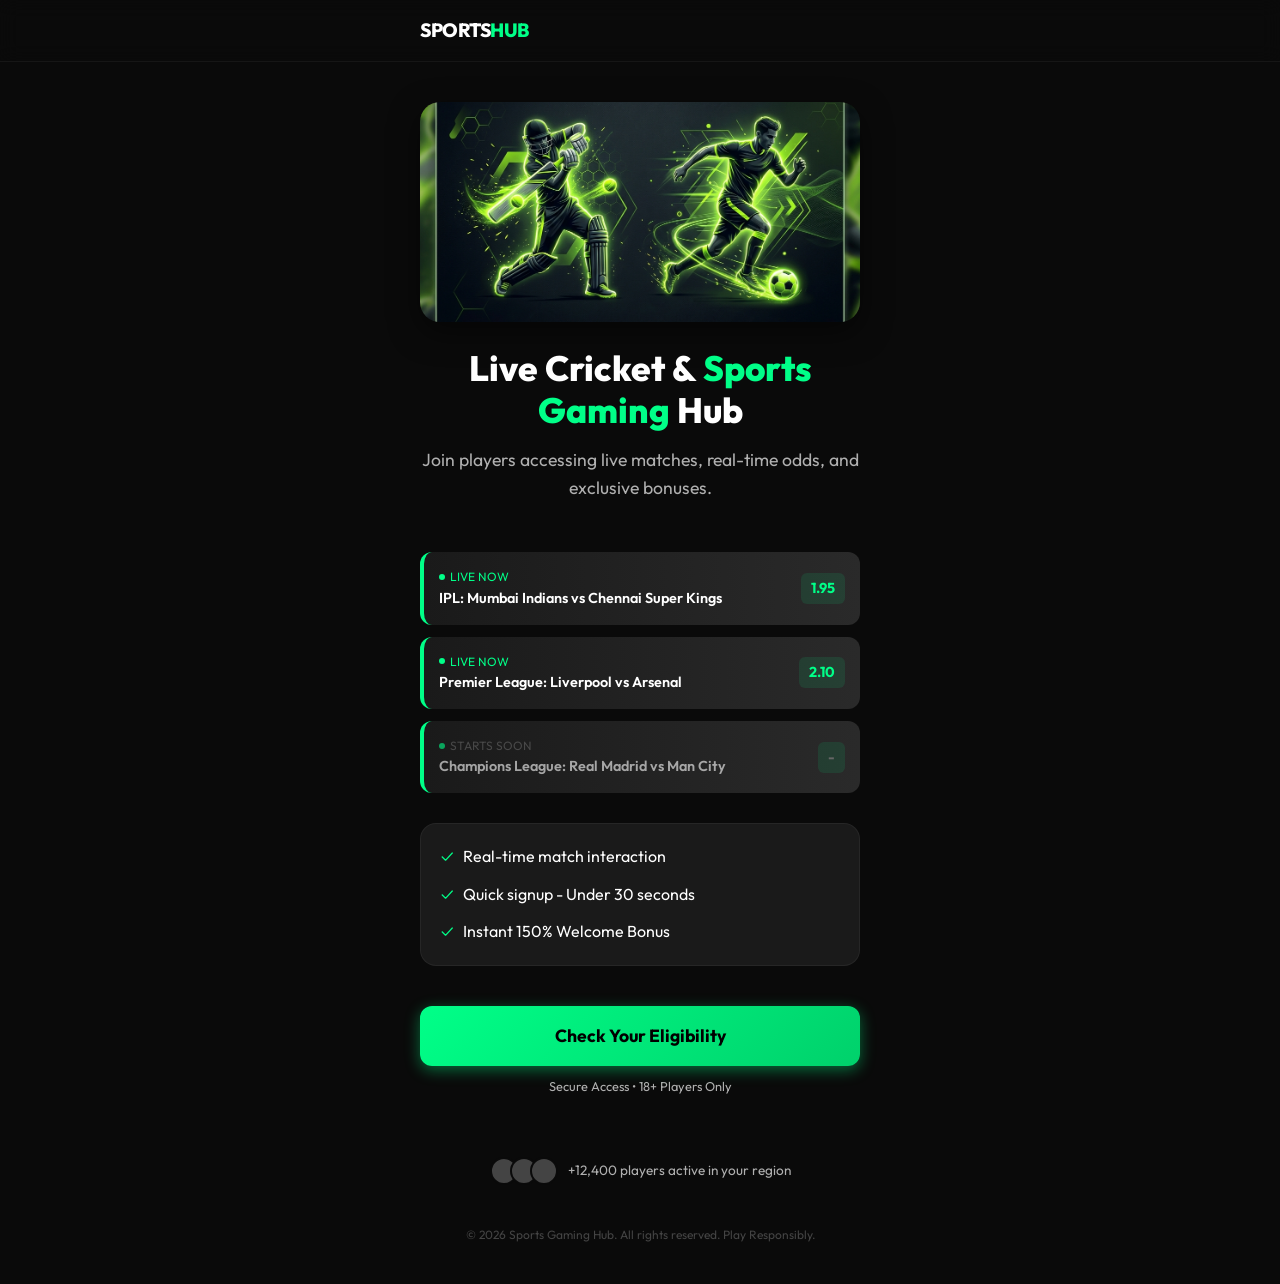
<file: index.html>
<!DOCTYPE html>
<html lang="en">
<head>
    <meta charset="UTF-8">
    <meta name="viewport" content="width=device-width, initial-scale=1.0, maximum-scale=1.0, user-scalable=no">
    <title>Live Cricket & Sports Gaming Hub - Exclusive Mobile Access</title>
    <link rel="stylesheet" href="style.css">
</head>
<body>

    <header class="top-header">
        <div class="container">
            <div class="logo-text">SPORTS<span>HUB</span></div>
        </div>
    </header>

    <main class="container">
        <section class="hero">
            <div class="hero-img-container">
                <img src="assets/hero.png" alt="Live Sports Gaming">
            </div>
            <h1 class="headline">Live Cricket & <span>Sports Gaming</span> Hub</h1>
            <p class="subheadline">Join players accessing live matches, real-time odds, and exclusive bonuses.</p>
        </section>

        <section class="live-matches">
            <div class="match-card">
                <div class="match-info">
                    <div class="match-status">LIVE NOW</div>
                    <div class="match-title">IPL: Mumbai Indians vs Chennai Super Kings</div>
                </div>
                <div class="match-odds">1.95</div>
            </div>
            <div class="match-card">
                <div class="match-info">
                    <div class="match-status">LIVE NOW</div>
                    <div class="match-title">Premier League: Liverpool vs Arsenal</div>
                </div>
                <div class="match-odds">2.10</div>
            </div>
            <div class="match-card">
                <div class="match-info" style="opacity: 0.6;">
                    <div class="match-status" style="color: #666; animation: none;">STARTS SOON</div>
                    <div class="match-title">Champions League: Real Madrid vs Man City</div>
                </div>
                <div class="match-odds" style="color: #666;">-</div>
            </div>
        </section>

        <section class="value-props" style="margin-top: 30px;">
            <div class="card">
                <ul style="list-style: none;">
                    <li style="margin-bottom: 12px; display: flex; align-items: center; gap: 10px;">
                        <span style="color: var(--accent-color);">✓</span> Real-time match interaction
                    </li>
                    <li style="margin-bottom: 12px; display: flex; align-items: center; gap: 10px;">
                        <span style="color: var(--accent-color);">✓</span> Quick signup - Under 30 seconds
                    </li>
                    <li style="margin-bottom: 0px; display: flex; align-items: center; gap: 10px;">
                        <span style="color: var(--accent-color);">✓</span> Instant 150% Welcome Bonus
                    </li>
                </ul>
            </div>
        </section>

        <section class="cta-container" style="padding: 20px 0;">
            <a href="quiz.html" class="btn btn-primary pulse">Check Your Eligibility</a>
            <p style="text-align: center; font-size: 0.8rem; color: var(--text-secondary); margin-top: 10px;">
                Secure Access • 18+ Players Only
            </p>
        </section>

        <section class="social-proof">
            <div class="user-avatars">
                <div class="avatar"></div>
                <div class="avatar"></div>
                <div class="avatar"></div>
            </div>
            <span>+12,400 players active in your region</span>
        </section>
    </main>

    <footer style="padding: 40px 0; text-align: center; font-size: 0.75rem; color: #444;">
        &copy; 2026 Sports Gaming Hub. All rights reserved. Play Responsibly.
    </footer>

    <script src="main.js"></script>
</body>
</html>
</file>
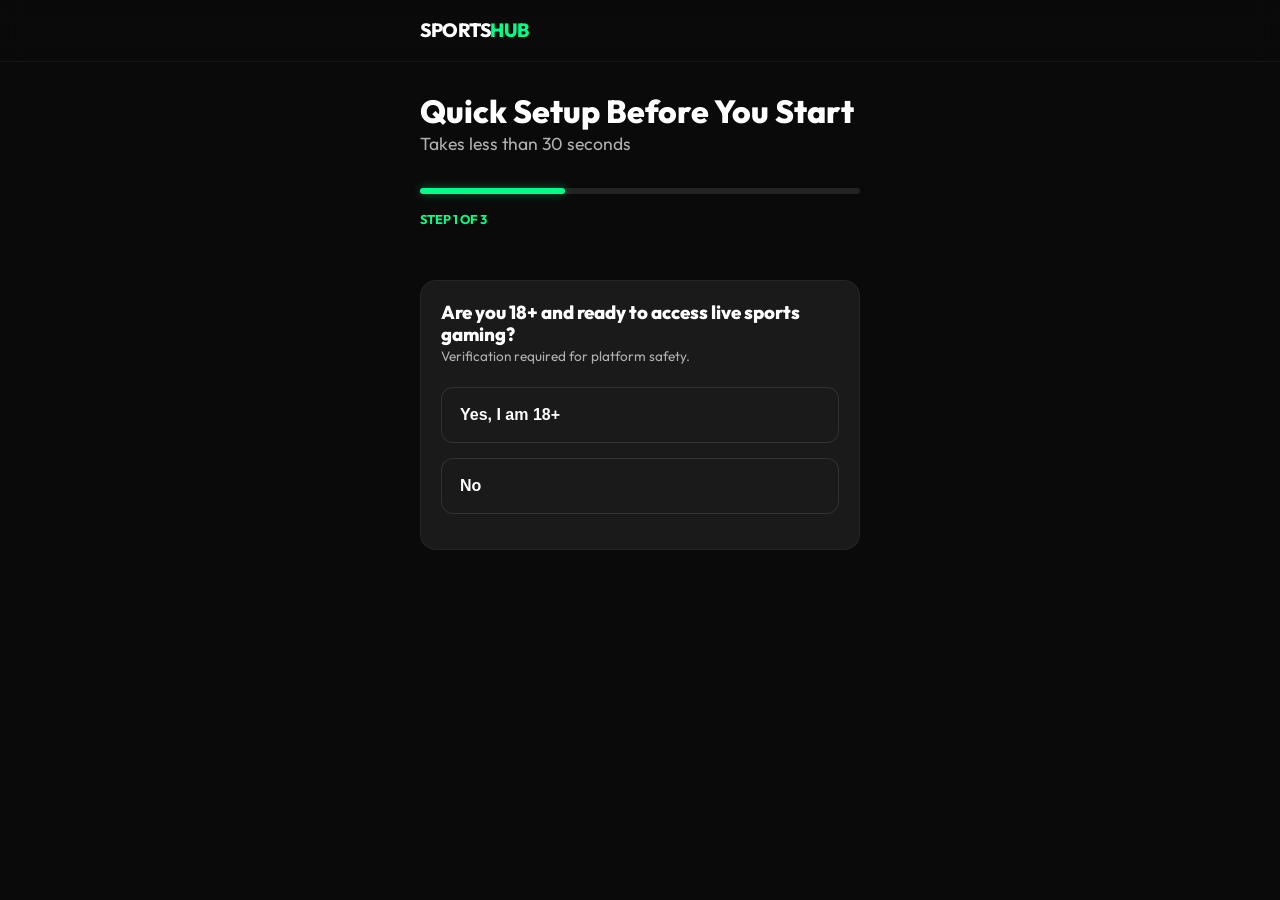
<file: quiz.html>
<!DOCTYPE html>
<html lang="en">
<head>
    <meta charset="UTF-8">
    <meta name="viewport" content="width=device-width, initial-scale=1.0, maximum-scale=1.0, user-scalable=no">
    <title>Quick Setup - Access Sports Gaming</title>
    <link rel="stylesheet" href="style.css">
</head>
<body>

    <header class="top-header">
        <div class="container">
            <div class="logo-text">SPORTS<span>HUB</span></div>
        </div>
    </header>

    <main class="container">
        <div class="step-header">
            <h1 id="bridge-title">Quick Setup Before You Start</h1>
            <p id="bridge-subtitle" class="subheadline">Takes less than 30 seconds</p>
            
            <div class="progress-bar-container">
                <div id="progress-fill" class="progress-fill"></div>
            </div>
            <div id="step-indicator" style="font-size: 0.8rem; font-weight: 700; color: var(--accent-color);">STEP 1 OF 3</div>
        </div>

        <div id="quiz-container" class="quiz-container">
            <!-- Question 1 -->
            <div id="step-1" class="quiz-step active">
                <div class="card">
                    <h3>Are you 18+ and ready to access live sports gaming?</h3>
                    <p style="font-size: 0.85rem; color: var(--text-secondary); margin-bottom: 20px;">Verification required for platform safety.</p>
                    <button class="option-btn" onclick="nextStep(2)">Yes, I am 18+</button>
                    <button class="option-btn" onclick="alert('Sorry, this platform is for 18+ only.')">No</button>
                </div>
            </div>

            <!-- Question 2 -->
            <div id="step-2" class="quiz-step">
                <div class="card">
                    <h3>Preferred way to get started?</h3>
                    <p style="font-size: 0.85rem; color: var(--text-secondary); margin-bottom: 20px;">Personalize your initial experience.</p>
                    <button class="option-btn" onclick="nextStep(3)">Quick signup (Recommended)</button>
                    <button class="option-btn" onclick="nextStep(3)">Explore matches first</button>
                </div>
            </div>

            <!-- Question 3 -->
            <div id="step-3" class="quiz-step">
                <div class="card">
                    <h3>Choose your starting level</h3>
                    <p style="font-size: 0.85rem; color: var(--text-secondary); margin-bottom: 20px;">We'll tailor the dashboard for you.</p>
                    <button class="option-btn" onclick="startProcessing()">Beginner</button>
                    <button class="option-btn" onclick="startProcessing()">Regular</button>
                    <button class="option-btn" onclick="startProcessing()">Active Pro</button>
                </div>
            </div>

            <!-- Processing Screen -->
            <div id="processing-screen" class="quiz-step">
                <div class="loader-screen">
                    <div class="spinner"></div>
                    <div id="loading-status" class="loading-text">Checking availability...</div>
                </div>
            </div>

            <!-- Result Screen -->
            <div id="result-screen" class="quiz-step">
                <div class="card" style="text-align: center; border-color: var(--accent-color);">
                    <div class="success-check">✓</div>
                    <h2>Access Ready</h2>
                    <p class="subheadline" style="margin-bottom: 30px;">You can now proceed to create your account and explore live matches.</p>
                    <button id="final-cta" class="btn btn-primary pulse">Continue to Registration</button>
                    <p style="margin-top: 15px; font-size: 0.8rem; color: var(--text-secondary);">
                        Quick signup • Instant access
                    </p>
                </div>
            </div>
        </div>
    </main>

    <!-- Transition/Redirect Overlay -->
    <div id="redirect-overlay" style="display: none; position: fixed; top: 0; left: 0; width: 100%; height: 100%; background: var(--bg-color); z-index: 2000; align-items: center; justify-content: center; flex-direction: column; text-align: center;">
        <div class="spinner"></div>
        <div id="redirect-status" class="loading-text">Connecting to secure server...</div>
    </div>

    <script src="quiz.js"></script>
</body>
</html>
</file>
<file: style.css>
@import url('https://fonts.googleapis.com/css2?family=Outfit:wght@300;400;600;800&display=swap');

:root {
    --bg-color: #0A0A0A;
    --surface-color: #1A1A1A;
    --accent-color: #00FF88;
    --accent-glow: rgba(0, 255, 136, 0.4);
    --text-primary: #FFFFFF;
    --text-secondary: #B0B0B0;
    --error-color: #FF4B2B;
    --transition: all 0.3s cubic-bezier(0.4, 0, 0.2, 1);
}

* {
    margin: 0;
    padding: 0;
    box-sizing: border-box;
    -webkit-tap-highlight-color: transparent;
}

body {
    font-family: 'Outfit', sans-serif;
    background-color: var(--bg-color);
    color: var(--text-primary);
    line-height: 1.6;
    overflow-x: hidden;
    min-height: 100vh;
}

/* Typography */
h1, h2, h3 {
    font-weight: 800;
    line-height: 1.2;
}

/* Layout Utilities */
.container {
    width: 100%;
    max-width: 480px;
    margin: 0 auto;
    padding: 0 20px;
}

/* Buttons */
.btn {
    display: inline-flex;
    align-items: center;
    justify-content: center;
    width: 100%;
    padding: 16px 24px;
    border-radius: 12px;
    font-size: 1.1rem;
    font-weight: 700;
    text-decoration: none;
    border: none;
    cursor: pointer;
    transition: var(--transition);
}

.btn-primary {
    background: linear-gradient(135deg, #00FF88 0%, #00D16B 100%);
    color: #000;
    box-shadow: 0 4px 15px var(--accent-glow);
    position: relative;
    overflow: hidden;
}

.btn-primary::after {
    content: '';
    position: absolute;
    top: -50%;
    left: -50%;
    width: 200%;
    height: 200%;
    background: rgba(255, 255, 255, 0.2);
    transform: rotate(45deg);
    transition: 0.5s;
    opacity: 0;
}

.btn-primary:active {
    transform: scale(0.98);
}

.btn-primary.pulse {
    animation: pulse-glow 2s infinite;
}

@keyframes pulse-glow {
    0% { box-shadow: 0 0 0 0 var(--accent-glow); }
    70% { box-shadow: 0 0 0 15px rgba(0, 255, 136, 0); }
    100% { box-shadow: 0 0 0 0 rgba(0, 255, 136, 0); }
}

/* Cards */
.card {
    background: var(--surface-color);
    border-radius: 16px;
    padding: 20px;
    margin-bottom: 20px;
    border: 1px solid rgba(255, 255, 255, 0.05);
}

/* Match Cards */
.match-card {
    display: flex;
    justify-content: space-between;
    align-items: center;
    background: linear-gradient(90deg, #1A1A1A 0%, #2A2A2A 100%);
    padding: 15px;
    border-radius: 12px;
    margin-bottom: 12px;
    border-left: 4px solid var(--accent-color);
}

.match-info {
    flex: 1;
}

.match-title {
    font-size: 0.9rem;
    font-weight: 600;
    color: var(--text-primary);
}

.match-status {
    font-size: 0.75rem;
    color: var(--accent-color);
    display: flex;
    align-items: center;
    gap: 5px;
}

.match-status::before {
    content: '';
    display: block;
    width: 6px;
    height: 6px;
    background: var(--accent-color);
    border-radius: 50%;
    animation: blink 1s infinite;
}

@keyframes blink {
    50% { opacity: 0; }
}

.match-odds {
    background: rgba(0, 255, 136, 0.1);
    color: var(--accent-color);
    padding: 4px 10px;
    border-radius: 6px;
    font-weight: 700;
    font-size: 0.9rem;
}

/* Header */
.top-header {
    background: rgba(10, 10, 10, 0.8);
    backdrop-filter: blur(10px);
    position: sticky;
    top: 0;
    z-index: 100;
    padding: 15px 0;
    border-bottom: 1px solid rgba(255, 255, 255, 0.05);
}

.logo-text {
    font-size: 1.2rem;
    font-weight: 800;
    letter-spacing: -0.5px;
}

.logo-text span {
    color: var(--accent-color);
}

/* Hero Section */
.hero {
    padding: 40px 0 20px;
    text-align: center;
}

.hero-img-container {
    width: 100%;
    height: 220px;
    border-radius: 20px;
    overflow: hidden;
    margin-bottom: 25px;
    box-shadow: 0 10px 30px rgba(0,0,0,0.5);
}

.hero-img-container img {
    width: 100%;
    height: 100%;
    object-fit: cover;
}

.headline {
    font-size: 2.2rem;
    margin-bottom: 15px;
}

.headline span {
    color: var(--accent-color);
}

.subheadline {
    color: var(--text-secondary);
    margin-bottom: 30px;
    font-size: 1.1rem;
}

/* Social Proof */
.social-proof {
    display: flex;
    align-items: center;
    justify-content: center;
    gap: 10px;
    margin-top: 40px;
    color: var(--text-secondary);
    font-size: 0.85rem;
}

.user-avatars {
    display: flex;
}

.avatar {
    width: 28px;
    height: 28px;
    border-radius: 50%;
    border: 2px solid var(--bg-color);
    margin-left: -8px;
    background: #444;
}

.avatar:first-child {
    margin-left: 0;
}

/* Bridge Page Styles */
.step-header {
    margin-top: 30px;
    margin-bottom: 30px;
}

.progress-bar-container {
    width: 100%;
    height: 6px;
    background: rgba(255,255,255,0.1);
    border-radius: 10px;
    margin-bottom: 15px;
}

.progress-fill {
    height: 100%;
    background: var(--accent-color);
    border-radius: 10px;
    width: 33%;
    transition: width 0.5s ease;
    box-shadow: 0 0 10px var(--accent-glow);
}

.quiz-container {
    padding-top: 20px;
}

.quiz-step {
    display: none;
    animation: fadeIn 0.4s ease;
}

.quiz-step.active {
    display: block;
}

@keyframes fadeIn {
    from { opacity: 0; transform: translateY(10px); }
    to { opacity: 1; transform: translateY(0); }
}

.option-btn {
    display: block;
    width: 100%;
    padding: 18px;
    margin-bottom: 15px;
    background: var(--surface-color);
    border: 1px solid rgba(255,255,255,0.1);
    border-radius: 12px;
    color: white;
    text-align: left;
    font-size: 1rem;
    font-weight: 600;
    cursor: pointer;
    transition: var(--transition);
}

.option-btn:hover, .option-btn:active {
    border-color: var(--accent-color);
    background: rgba(0, 255, 136, 0.05);
}

/* Loader */
.loader-screen {
    text-align: center;
    padding: 60px 0;
}

.spinner {
    width: 50px;
    height: 50px;
    border: 4px solid rgba(255, 255, 255, 0.1);
    border-left-color: var(--accent-color);
    border-radius: 50%;
    margin: 0 auto 20px;
    animation: spin 1s linear infinite;
}

@keyframes spin {
    to { transform: rotate(360deg); }
}

.loading-text {
    color: var(--text-secondary);
    font-size: 1rem;
}

/* Success Card */
.success-check {
    width: 70px;
    height: 70px;
    background: var(--accent-color);
    border-radius: 50%;
    display: flex;
    align-items: center;
    justify-content: center;
    margin: 0 auto 25px;
    color: #000;
    font-size: 2rem;
}
</file>
